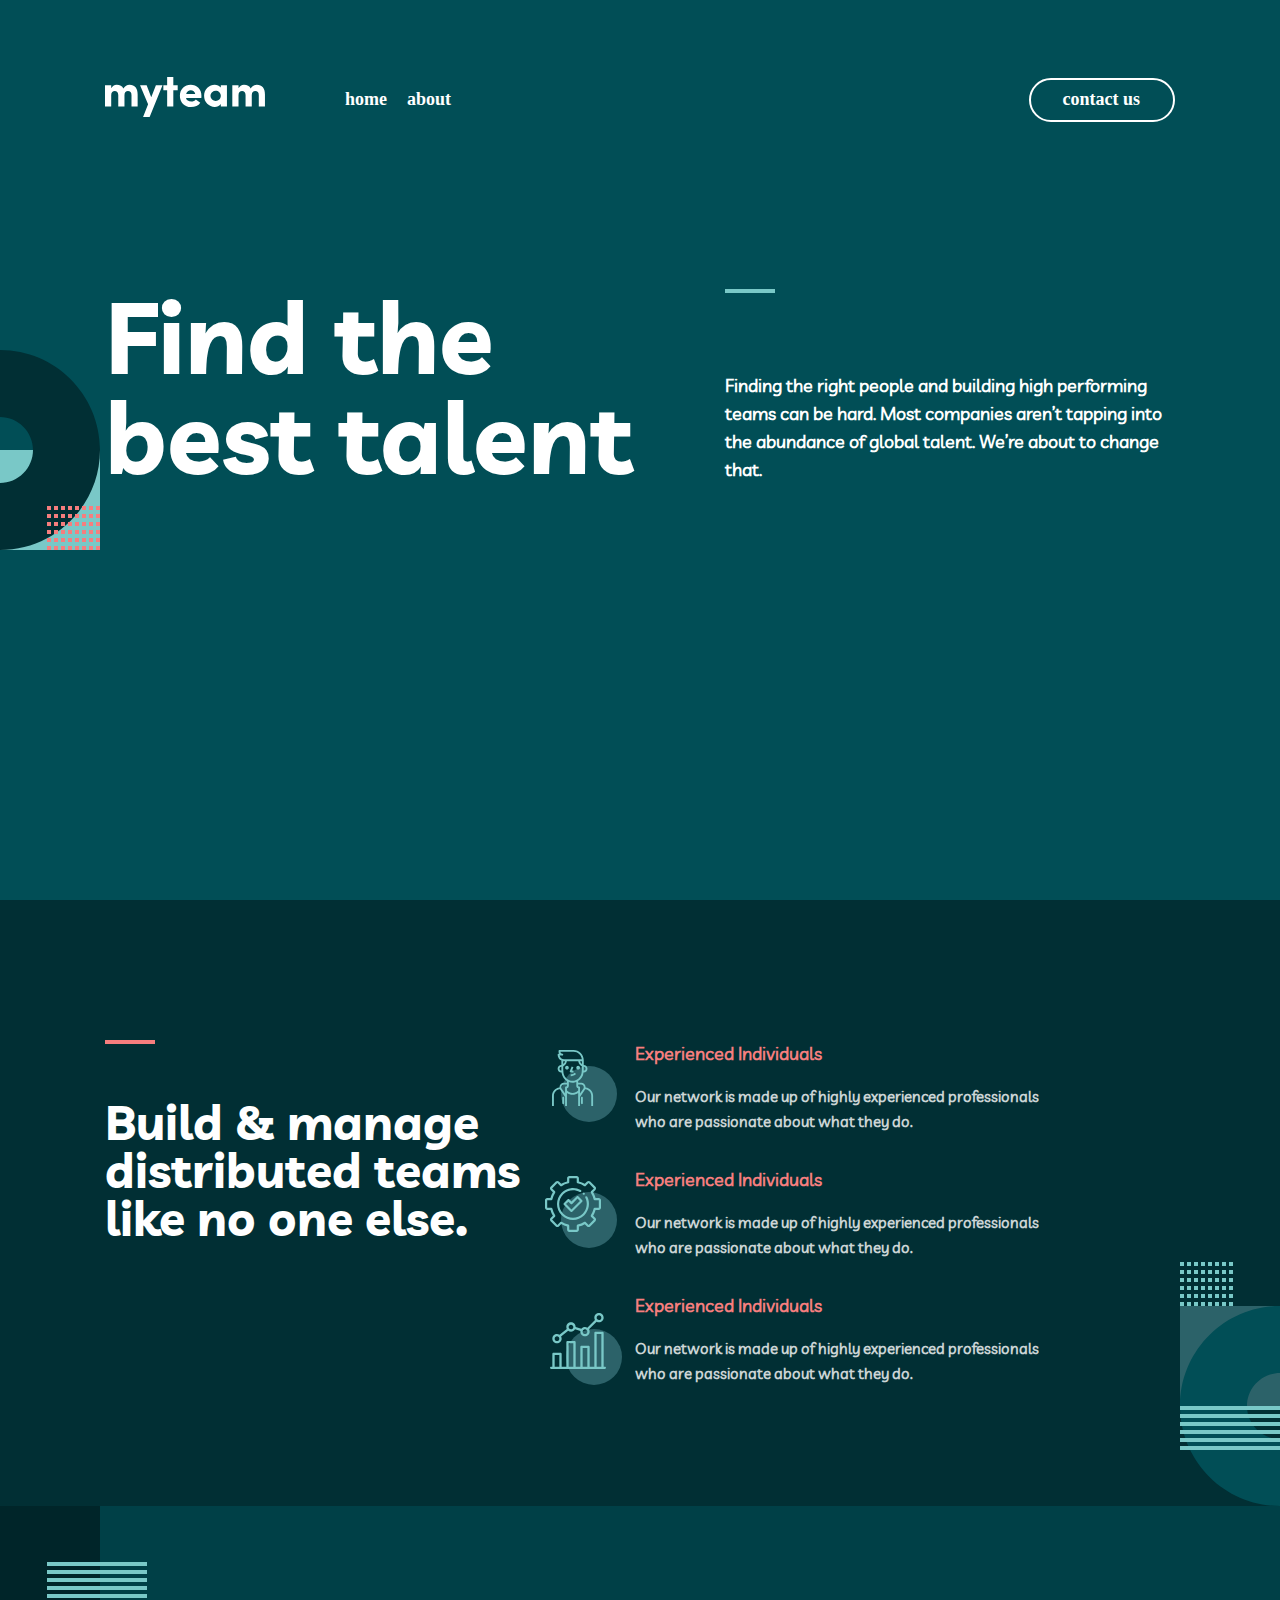
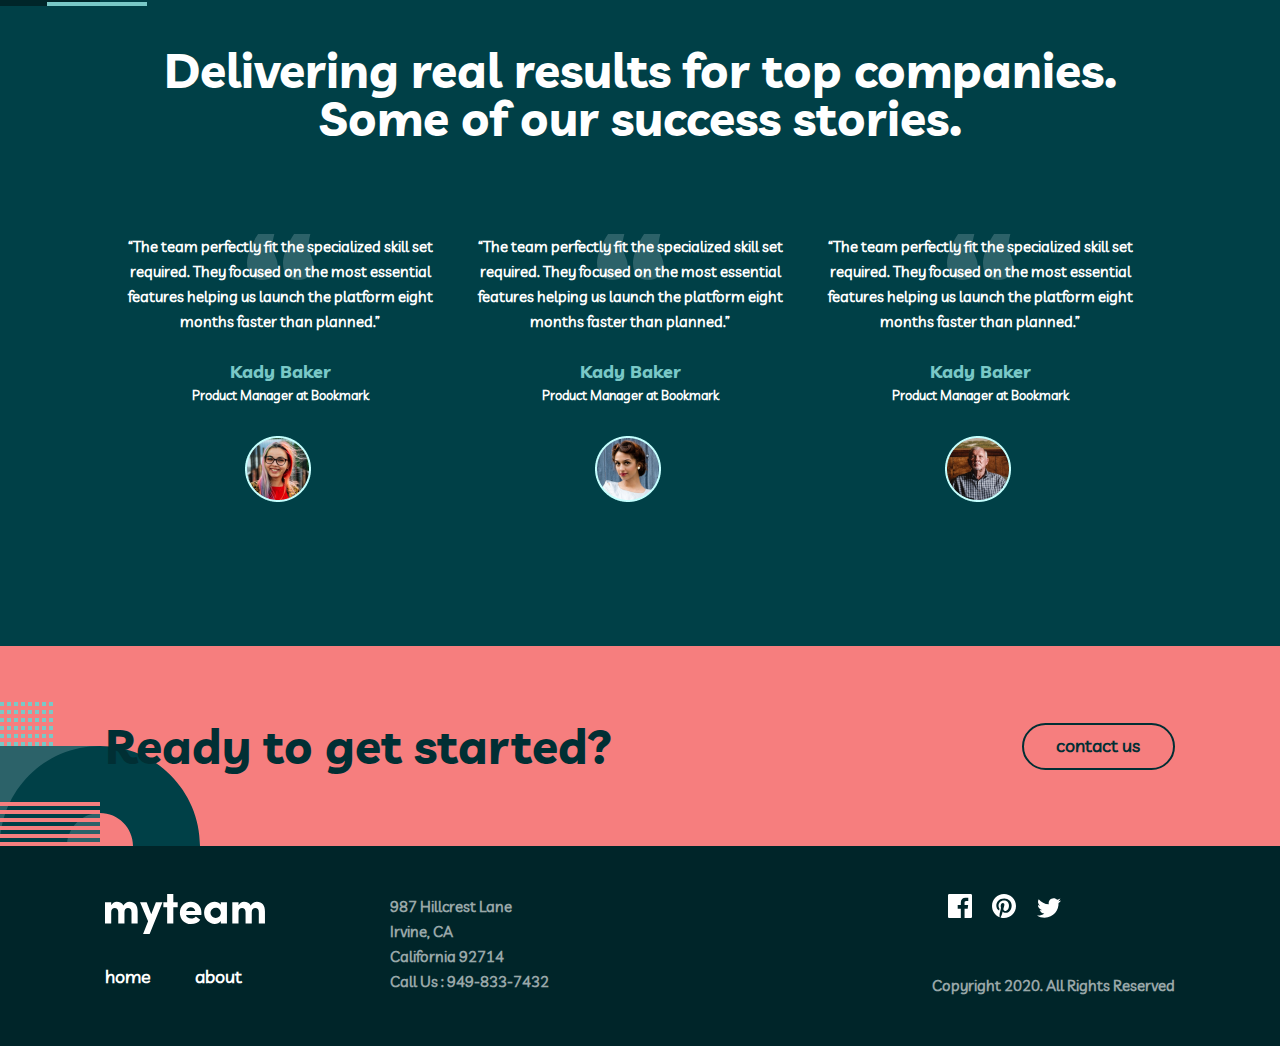
<file: index.html>
<!DOCTYPE html>
<html lang="en">

<head>
    <meta charset="UTF-8">
    <meta http-equiv="X-UA-Compatible" content="IE=edge">
    <meta name="viewport" content="width=device-width, initial-scale=1.0">
    <link rel="stylesheet" href="./style/main.css">
    <link rel="stylesheet" href="./fonts/transfonter.org-20211229-094654/stylesheet.css">
    <title>MYTEAM</title>
</head>

<body>
    <header class="header">
        <div class="header_section1 container">
            <div class="header_section1_logo">
                <a href="#"><img src="./images/myteam-logo.svg" alt="logo"></a>
                <ul class="header_section1_list">
                    <li class="header_section1_list_item"><a href="#">home</a></li>
                    <li class="header_section1_list_item"><a href="./About/index2.html">about</a></li>
                </ul>
            </div>
            <div class="header_section1-right">
                <a href="./Contact/index3.html">contact us</a>
            </div>
        </div>
        <div class="header_section2 container">
            <div class="header_section2_left">
                <h1 class="header_section2_left_title">Find the <br> best talent</h1>
            </div>
            <div class="header_section2_right">
                <hr class="header_section2_right_line">
                <p class="header_section2_right_text">Finding the right people and building high performing teams can be
                    hard. Most companies aren’t tapping into the abundance of global talent. We’re about to change that.
                </p>
            </div>
        </div>
    </header>
    <main class="main">
        <section class="main_section1 ">
            <div class="main_section1_container container">
                <div class="main_section1_container_left">
                    <hr class="main_section1_container_left_line">
                    <h1 class="main_section1_container_left_title">Build & manage distributed teams like no one else.
                    </h1>
                </div>
                <ul class="main_section1_container_right">
                    <li class="main_section1_container_right_list">
                        <a class="main_section1_container_right_list_link" href="#">
                            <h4 class="main_section1_container_right_list_link_title">Experienced Individuals</h4>
                            <h4 class="main_section1_container_right_list_link_text">Our network is made up of highly
                                experienced professionals who are passionate about what they do.</h4>
                        </a>
                    </li>
                    <li class="main_section1_container_right_list2">
                        <a class="main_section1_container_right_list2_link" href="#">
                            <h4 class="main_section1_container_right_list2_link_title">Experienced Individuals</h4>
                            <h4 class="main_section1_container_right_list2_link_text">Our network is made up of highly
                                experienced professionals who are passionate about what they do.</h4>
                        </a>
                    </li>
                    <li class="main_section1_container_right_list3">
                        <a class="main_section1_container_right_list3_link" href="#">
                            <h4 class="main_section1_container_right_list3_link_title">Experienced Individuals</h4>
                            <h4 class="main_section1_container_right_list3_link_text">Our network is made up of highly
                                experienced professionals who are passionate about what they do.</h4>
                        </a>
                    </li>
                </ul>
            </div>
        </section>
        <section class="main_section2">
            <div class="main_section2_container container">
                <h1 class="main_section2_container_title">Delivering real results for top companies. Some of our success
                    stories.</h1>
                <ul class="main_section2_container_list">
                    <li class="main_section2_container_list_item">
                        <p class="main_section2_container_list_item_text"> “The team perfectly fit the specialized skill
                            set required. They focused on the most essential features helping us launch the platform
                            eight months faster than planned.”</p>
                        <h5 class="main_section2_container_list_item_title1">Kady Baker</h5>
                        <h5 class="main_section2_container_list_item_title2">Product Manager at Bookmark</h5>
                        <img class="main_section2_container_list_item_img" src="./images/Oval.png" alt="oval">
                    </li>
                    <li class="main_section2_container_list_item">
                        <p class="main_section2_container_list_item_text"> “The team perfectly fit the specialized skill
                            set required. They focused on the most essential features helping us launch the platform
                            eight months faster than planned.”</p>
                        <h5 class="main_section2_container_list_item_title1">Kady Baker</h5>
                        <h5 class="main_section2_container_list_item_title2">Product Manager at Bookmark</h5>
                        <img class="main_section2_container_list_item_img" src="./images/Oval Copy 5.png" alt="oval">
                    </li>
                    <li class="main_section2_container_list_item">
                        <p class="main_section2_container_list_item_text"> “The team perfectly fit the specialized skill
                            set required. They focused on the most essential features helping us launch the platform
                            eight months faster than planned.”</p>
                        <h5 class="main_section2_container_list_item_title1">Kady Baker</h5>
                        <h5 class="main_section2_container_list_item_title2">Product Manager at Bookmark</h5>
                        <img class="main_section2_container_list_item_img" src="./images/Oval Copy 6.png" alt="oval">
                    </li>
                </ul>
            </div>
        </section>
        <section class="main_section3">
            <div class="main_section3_container container">
                <h1 class="main_section3_container_title">Ready to get started?</h1>
                <div class="main_section3_container_link"><a href="#">contact us</a></div>
            </div>
        </section>
    </main>
    <footer class="footer">
        <div class="footer_leftright container">
            <div class="footer_leftright_left">
                <div class="footer_leftright_left_logo">
                    <a href="#"><img src="./images/myteam-logo.svg" alt="logo"></a>
                    <div class="footer_leftright_left_logo_links"><a href="#">home</a>
                        <a href="#">about</a></div>
                </div>
                <div class="footer_leftright_left_text">
                    <p>987 Hillcrest Lane <br> Irvine, CA <br> California 92714 <br> Call Us : 949-833-7432</p>
                </div>
            </div>
            <div class="footer_leftright_right">
                <a href="#"><img src="./images/Path.svg" alt="facebook">
                    <img src="./images/Path (1).svg" alt="">
                    <img src="./images/Path (2).svg" alt="twich"></a>
                <div class="footer_leftright_right_text">
                    <p>Copyright 2020. All Rights Reserved</p>
                </div>
            </div>
        </div>
    </footer>
</html>
</file>
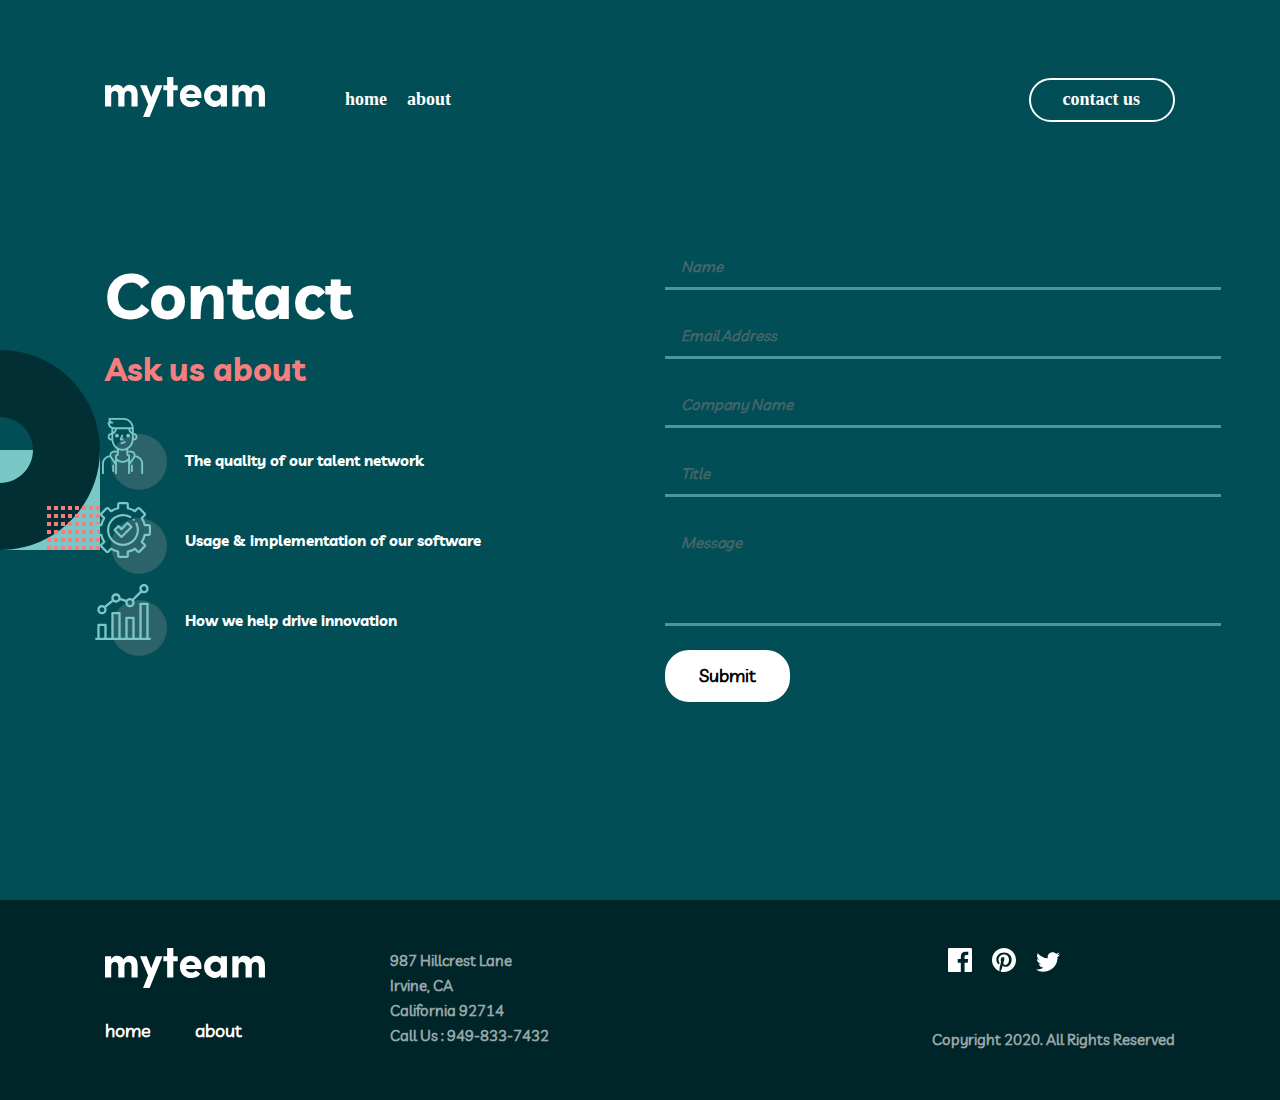
<file: Contact/index3.html>
<!DOCTYPE html>
<html lang="en">
<head>
    <meta charset="UTF-8">
    <meta http-equiv="X-UA-Compatible" content="IE=edge">
    <meta name="viewport" content="width=device-width, initial-scale=1.0">
    <link rel="stylesheet" href="./style/main.css">
    <link rel="stylesheet" href="./font/transfonter.org-20211229-094654/stylesheet.css">
    <title>Contact</title>
</head>
<body>
    <header class="header">
        <div class="header_section1 container">
            <div class="header_section1_logo">
                <a href="#"><img src="./images/myteam-logo.svg" alt="logo"></a>
                <ul class="header_section1_list">
                    <li class="header_section1_list_item"><a href="../index.html">home</a></li>
                    <li class="header_section1_list_item"><a href="../About/index2.html">about</a></li>
                </ul>
            </div>
            <div class="header_section1-right">
                <a href="#">contact us</a>
            </div>
        </div>
        <section class="section container">
            <div class="section_left">
                <h1 class="section_left_title">Contact</h1>
                <h3 class="section_left_text">Ask us about</h3>
                <ul class="section_left_list">
                    <li class="section_left_list_item"><h5>The quality of our talent network</h5></li>
                    <li class="section_left_list_item1"><h5>Usage & implementation of our software</h5></li>
                    <li class="section_left_list_item2"><h5>How we help drive innovation</h5></li>
                </ul>
            </div>
            <form class="form" action="https://echo.htmlacademy.ru/">
                <div>
                    <input class="form_name" type="name" placeholder="Name" name="Name" required>
                </div>
                <div>
                    <input class="form_email" type="email" placeholder="Email Address" name="email" required>
                </div>
                <div>
                    <input class="form_text" type="text" placeholder="Company Name" name="company name" required>
                </div>
                <div>
                    <input class="form_title" type="title" placeholder="Title" name="title" required>
                </div>
                <div>
                    <input class="form_messages" type="text" placeholder="Message" name="message" required>
                </div>
                <button class="form_button" type="submit">Submit</button>
            </form>
        </section>
    </header>
    <footer class="footer">
        <div class="footer_leftright container">
            <div class="footer_leftright_left">
                <div class="footer_leftright_left_logo">
                    <a href="#"><img src="./images/myteam-logo.svg" alt="logo"></a>
                    <div class="footer_leftright_left_logo_links"><a href="#">home</a>
                        <a href="#">about</a></div>
                </div>
                <div class="footer_leftright_left_text">
                    <p>987 Hillcrest Lane <br> Irvine, CA <br> California 92714 <br> Call Us : 949-833-7432</p>
                </div>
            </div>
            <div class="footer_leftright_right">
                <a href="#"><img src="./images/Path.svg" alt="facebook">
                    <img src="./images/Path (1).svg" alt="">
                    <img src="./images/Path (2).svg" alt="twich"></a>
                <div class="footer_leftright_right_text">
                    <p>Copyright 2020. All Rights Reserved</p>
                </div>
            </div>
        </div>
    </footer>

</body>
</html>
</file>
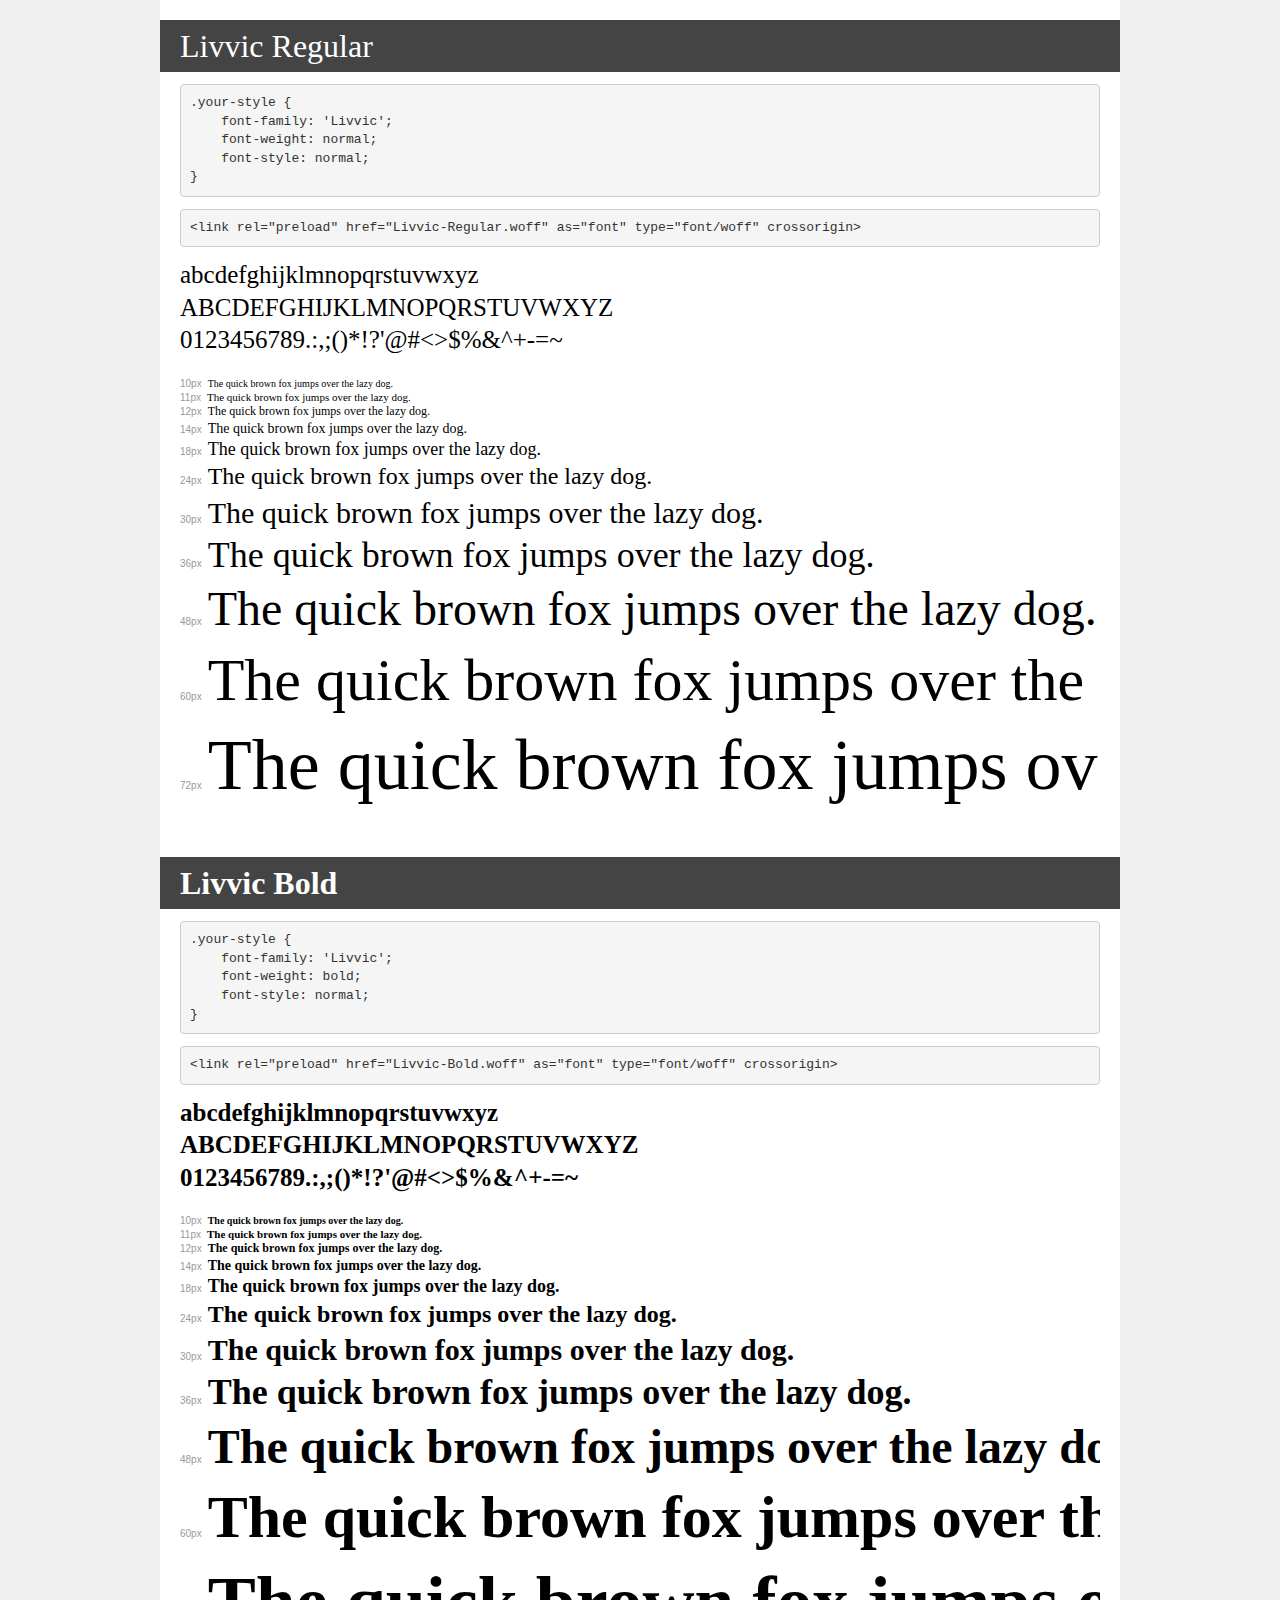
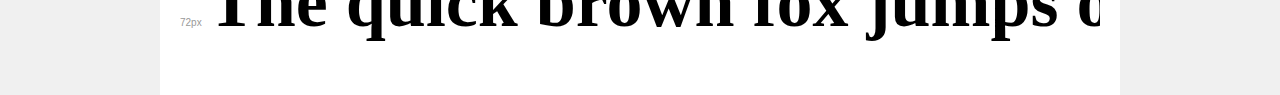
<file: fonts/transfonter.org-20211229-094654/demo.html>
<!DOCTYPE html>
<html lang="en">
<head>
    <meta charset="utf-8">
    <meta http-equiv="X-UA-Compatible" content="IE=edge">
    <meta name="viewport" content="width=device-width, initial-scale=1">
    <meta name="robots" content="noindex, noarchive">
    <meta name="format-detection" content="telephone=no">
    <title>Transfonter demo</title>
    <link href="stylesheet.css" rel="stylesheet">
    <style>
        /*
        http://meyerweb.com/eric/tools/css/reset/
        v2.0 | 20110126
        License: none (public domain)
        */
        html, body, div, span, applet, object, iframe,
        h1, h2, h3, h4, h5, h6, p, blockquote, pre,
        a, abbr, acronym, address, big, cite, code,
        del, dfn, em, img, ins, kbd, q, s, samp,
        small, strike, strong, sub, sup, tt, var,
        b, u, i, center,
        dl, dt, dd, ol, ul, li,
        fieldset, form, label, legend,
        table, caption, tbody, tfoot, thead, tr, th, td,
        article, aside, canvas, details, embed,
        figure, figcaption, footer, header, hgroup,
        menu, nav, output, ruby, section, summary,
        time, mark, audio, video {
            margin: 0;
            padding: 0;
            border: 0;
            font-size: 100%;
            font: inherit;
            vertical-align: baseline;
        }
        /* HTML5 display-role reset for older browsers */
        article, aside, details, figcaption, figure,
        footer, header, hgroup, menu, nav, section {
            display: block;
        }
        body {
            line-height: 1;
        }
        ol, ul {
            list-style: none;
        }
        blockquote, q {
            quotes: none;
        }
        blockquote:before, blockquote:after,
        q:before, q:after {
            content: '';
            content: none;
        }
        table {
            border-collapse: collapse;
            border-spacing: 0;
        }
        /* demo styles */
        body {
            background: #f0f0f0;
            color: #000;
        }
        .page {
            background: #fff;
            width: 920px;
            margin: 0 auto;
            padding: 20px 20px 0 20px;
            overflow: hidden;
        }
        .font-container {
            overflow-x: auto;
            overflow-y: hidden;
            margin-bottom: 40px;
            line-height: 1.3;
            white-space: nowrap;
            padding-bottom: 5px;
        }
        h1 {
            position: relative;
            background: #444;
            font-size: 32px;
            color: #fff;
            padding: 10px 20px;
            margin: 0 -20px 12px -20px;
        }
        .letters {
            font-size: 25px;
            margin-bottom: 20px;
        }
        .s10:before {
            content: '10px';
        }
        .s11:before {
            content: '11px';
        }
        .s12:before {
            content: '12px';
        }
        .s14:before {
            content: '14px';
        }
        .s18:before {
            content: '18px';
        }
        .s24:before {
            content: '24px';
        }
        .s30:before {
            content: '30px';
        }
        .s36:before {
            content: '36px';
        }
        .s48:before {
            content: '48px';
        }
        .s60:before {
            content: '60px';
        }
        .s72:before {
            content: '72px';
        }
        .s10:before, .s11:before, .s12:before, .s14:before,
        .s18:before, .s24:before, .s30:before, .s36:before,
        .s48:before, .s60:before, .s72:before {
            font-family: Arial, sans-serif;
            font-size: 10px;
            font-weight: normal;
            font-style: normal;
            color: #999;
            padding-right: 6px;
        }
        pre {
            display: block;
            padding: 9px;
            margin: 0 0 12px;
            font-family: Monaco, Menlo, Consolas, "Courier New", monospace;
            font-size: 13px;
            line-height: 1.428571429;
            color: #333;
            font-weight: normal;
            font-style: normal;
            background-color: #f5f5f5;
            border: 1px solid #ccc;
            overflow-x: auto;
            border-radius: 4px;
        }
        /* responsive */
        @media (max-width: 959px) {
            .page {
                width: auto;
                margin: 0;
            }
        }
    </style>
</head>
<body>
<div class="page">
    <div class="demo">
        <h1 style="font-family: 'Livvic'; font-weight: normal; font-style: normal;">Livvic Regular</h1>
        <pre title="Usage">.your-style {
    font-family: 'Livvic';
    font-weight: normal;
    font-style: normal;
}</pre>
        <pre title="Preload (optional)">
&lt;link rel=&quot;preload&quot; href=&quot;Livvic-Regular.woff&quot; as=&quot;font&quot; type=&quot;font/woff&quot; crossorigin&gt;</pre>
        <div class="font-container" style="font-family: 'Livvic'; font-weight: normal; font-style: normal;">
            <p class="letters">
                abcdefghijklmnopqrstuvwxyz<br>
ABCDEFGHIJKLMNOPQRSTUVWXYZ<br>
                0123456789.:,;()*!?'@#&lt;&gt;$%&^+-=~
            </p>
            <p class="s10" style="font-size: 10px;">The quick brown fox jumps over the lazy dog.</p>
            <p class="s11" style="font-size: 11px;">The quick brown fox jumps over the lazy dog.</p>
            <p class="s12" style="font-size: 12px;">The quick brown fox jumps over the lazy dog.</p>
            <p class="s14" style="font-size: 14px;">The quick brown fox jumps over the lazy dog.</p>
            <p class="s18" style="font-size: 18px;">The quick brown fox jumps over the lazy dog.</p>
            <p class="s24" style="font-size: 24px;">The quick brown fox jumps over the lazy dog.</p>
            <p class="s30" style="font-size: 30px;">The quick brown fox jumps over the lazy dog.</p>
            <p class="s36" style="font-size: 36px;">The quick brown fox jumps over the lazy dog.</p>
            <p class="s48" style="font-size: 48px;">The quick brown fox jumps over the lazy dog.</p>
            <p class="s60" style="font-size: 60px;">The quick brown fox jumps over the lazy dog.</p>
            <p class="s72" style="font-size: 72px;">The quick brown fox jumps over the lazy dog.</p>
        </div>
    </div>

    <div class="demo">
        <h1 style="font-family: 'Livvic'; font-weight: bold; font-style: normal;">Livvic Bold</h1>
        <pre title="Usage">.your-style {
    font-family: 'Livvic';
    font-weight: bold;
    font-style: normal;
}</pre>
        <pre title="Preload (optional)">
&lt;link rel=&quot;preload&quot; href=&quot;Livvic-Bold.woff&quot; as=&quot;font&quot; type=&quot;font/woff&quot; crossorigin&gt;</pre>
        <div class="font-container" style="font-family: 'Livvic'; font-weight: bold; font-style: normal;">
            <p class="letters">
                abcdefghijklmnopqrstuvwxyz<br>
ABCDEFGHIJKLMNOPQRSTUVWXYZ<br>
                0123456789.:,;()*!?'@#&lt;&gt;$%&^+-=~
            </p>
            <p class="s10" style="font-size: 10px;">The quick brown fox jumps over the lazy dog.</p>
            <p class="s11" style="font-size: 11px;">The quick brown fox jumps over the lazy dog.</p>
            <p class="s12" style="font-size: 12px;">The quick brown fox jumps over the lazy dog.</p>
            <p class="s14" style="font-size: 14px;">The quick brown fox jumps over the lazy dog.</p>
            <p class="s18" style="font-size: 18px;">The quick brown fox jumps over the lazy dog.</p>
            <p class="s24" style="font-size: 24px;">The quick brown fox jumps over the lazy dog.</p>
            <p class="s30" style="font-size: 30px;">The quick brown fox jumps over the lazy dog.</p>
            <p class="s36" style="font-size: 36px;">The quick brown fox jumps over the lazy dog.</p>
            <p class="s48" style="font-size: 48px;">The quick brown fox jumps over the lazy dog.</p>
            <p class="s60" style="font-size: 60px;">The quick brown fox jumps over the lazy dog.</p>
            <p class="s72" style="font-size: 72px;">The quick brown fox jumps over the lazy dog.</p>
        </div>
    </div>

</div>
</body>
</html>
</file>
<file: style/main.css>
@charset "UTF-8";
.main_section2 {
  background: #004047;
  padding-top: 140px;
  padding-bottom: 140px;
  background-image: url("../images/Group 8 Copy.svg");
  background-repeat: no-repeat;
}

.main_section2_container_title {
  font-family: Livvic Bold;
  font-style: normal;
  font-weight: bold;
  font-size: 48px;
  line-height: 48px;
  text-align: center;
  color: #fff;
}

@media only screen and (max-width: 1040px) {
  .main_section2_container_title {
    font-size: 32px;
    line-height: 32px;
    width: 450px;
    margin: 0 auto;
  }
}

@media only screen and (max-width: 573px) {
  .main_section2_container_title {
    width: 327px;
  }
}

.main_section2_container_list {
  list-style-type: none;
  display: -webkit-box;
  display: -ms-flexbox;
  display: flex;
}

.main_section2_container_list_item {
  margin-top: 92px;
  width: 350px;
  background-image: url("../images/“.svg");
  background-repeat: no-repeat;
  background-position: center -10px;
}

.main_section2_container_list_item_text {
  font-family: Livvic Regular;
  font-style: normal;
  font-weight: 600;
  font-size: 15px;
  line-height: 25px;
  text-align: center;
  color: #FFFFFF;
  position: relative;
}

.main_section2_container_list_item_title1 {
  font-family: Livvic Bold;
  font-style: normal;
  font-weight: bold;
  font-size: 18px;
  line-height: 28px;
  text-align: center;
  color: #79C8C7;
  margin-top: 24px;
}

.main_section2_container_list_item_title2 {
  font-family: Livvic Regular;
  font-size: 13px;
  line-height: 18px;
  text-align: center;
  color: #FFFFFF;
  margin-bottom: 32px;
}

.main_section2_container_list_item_img {
  padding-left: 40%;
}

@media only screen and (max-width: 1040px) {
  .main_section2_container_list_item {
    margin: 0 auto;
    margin-top: 84px;
  }
}

@media only screen and (max-width: 1040px) {
  .main_section2_container_list {
    display: block;
  }
}

.main_section3 {
  background: #F67E7E;
  padding: 76px 0;
  background-image: url("../images/footer-img.svg");
  background-repeat: no-repeat;
  background-position: left bottom;
}

@media only screen and (max-width: 573px) {
  .main_section3 {
    padding: 150px 0;
  }
}

.main_section3_container {
  display: -webkit-box;
  display: -ms-flexbox;
  display: flex;
  -webkit-box-align: center;
      -ms-flex-align: center;
          align-items: center;
  -webkit-box-pack: justify;
      -ms-flex-pack: justify;
          justify-content: space-between;
}

.main_section3_container_title {
  font-family: Livvic Bold;
  font-style: normal;
  font-weight: bold;
  font-size: 48px;
  line-height: 48px;
  color: #012F34;
}

@media only screen and (max-width: 573px) {
  .main_section3_container_title {
    text-align: center;
    margin-bottom: 32px;
  }
}

.main_section3_container_link a {
  text-decoration: none;
  font-family: Livvic Regular;
  font-style: normal;
  font-weight: 600;
  font-size: 18px;
  line-height: 28px;
  color: #012F34;
  border: 2px solid #012F34;
  -webkit-box-sizing: border-box;
          box-sizing: border-box;
  border-radius: 24px;
  padding: 9px 33px 11px 32px;
}

@media only screen and (max-width: 573px) {
  .main_section3_container_link a {
    margin: 25%;
  }
}

@media only screen and (max-width: 573px) {
  .main_section3_container {
    display: block;
  }
}

.footer {
  background: #002529;
  padding-top: 48px;
  padding-bottom: 48px;
}

.footer_leftright {
  display: -webkit-box;
  display: -ms-flexbox;
  display: flex;
  -webkit-box-pack: justify;
      -ms-flex-pack: justify;
          justify-content: space-between;
}

.footer_leftright_left {
  display: -webkit-box;
  display: -ms-flexbox;
  display: flex;
}

@media only screen and (max-width: 573px) {
  .footer_leftright_left_logo {
    text-align: center;
  }
}

.footer_leftright_left_logo_links {
  margin-top: 25px;
}

@media only screen and (max-width: 573px) {
  .footer_leftright_left_logo_links {
    margin-top: 10px;
  }
}

.footer_leftright_left_logo_links a {
  text-decoration: none;
  font-family: Livvic Regular;
  font-style: normal;
  font-weight: 600;
  font-size: 18px;
  line-height: 28px;
  color: #FFFFFF;
}

.footer_leftright_left_logo_links a:nth-child(2) {
  margin-left: 40px;
}

.footer_leftright_left_text {
  font-family: Livvic Regular;
  font-style: normal;
  font-weight: 600;
  font-size: 15px;
  line-height: 25px;
  color: #FFFFFF;
  mix-blend-mode: normal;
  opacity: 0.6;
  margin-left: 125px;
}

@media only screen and (max-width: 573px) {
  .footer_leftright_left_text {
    text-align: center;
    margin-left: 2px;
    margin-top: 24px;
    margin-bottom: 24px;
  }
}

@media only screen and (max-width: 573px) {
  .footer_leftright_left {
    display: block;
  }
}

.footer_leftright_right img {
  margin-left: 16px;
}

.footer_leftright_right a {
  text-decoration: none;
}

@media only screen and (max-width: 573px) {
  .footer_leftright_right a {
    padding-left: 30%;
  }
}

.footer_leftright_right_text {
  font-family: Livvic Regular;
  font-style: normal;
  font-weight: 600;
  font-size: 15px;
  line-height: 25px;
  text-align: right;
  color: #FFFFFF;
  mix-blend-mode: normal;
  opacity: 0.6;
  margin-top: 51px;
}

@media only screen and (max-width: 573px) {
  .footer_leftright_right_text {
    text-align: center;
    margin-left: 2px;
    margin-top: 24px;
    margin-bottom: 24px;
  }
}

@media only screen and (max-width: 573px) {
  .footer_leftright {
    display: block;
  }
}

body {
  font-family: Livvic , sans-serif;
}

* {
  margin: 0;
  padding: 0;
}

.container {
  width: 1100px;
  margin: 0 auto;
  padding: 0 15px;
  -webkit-box-sizing: border-box;
          box-sizing: border-box;
}

@media only screen and (max-width: 1040px) {
  .container {
    width: 100%;
  }
}

@media only screen and (max-width: 573px) {
  .container {
    width: 100%;
  }
}

.header {
  background: #014E56;
  height: 100vh;
  -webkit-box-sizing: border-box;
          box-sizing: border-box;
  overflow: hidden;
  background-image: url("../images/Group8.svg");
  background-repeat: no-repeat;
  background-position: left center;
}

@media only screen and (max-width: 573px) {
  .header {
    background-image: url("../images/Group_7_fon.svg");
  }
}

.header_section1 {
  display: -webkit-box;
  display: -ms-flexbox;
  display: flex;
  -webkit-box-pack: justify;
      -ms-flex-pack: justify;
          justify-content: space-between;
  -webkit-box-align: center;
      -ms-flex-align: center;
          align-items: center;
  padding-top: 77px;
}

.header_section1_logo {
  display: -webkit-box;
  display: -ms-flexbox;
  display: flex;
  -webkit-box-pack: justify;
      -ms-flex-pack: justify;
          justify-content: space-between;
  -webkit-box-align: center;
      -ms-flex-align: center;
          align-items: center;
}

.header_section1_list {
  list-style-type: none;
  display: -webkit-box;
  display: -ms-flexbox;
  display: flex;
  margin-left: 60px;
}

.header_section1_list_item {
  margin-left: 20px;
}

@media only screen and (max-width: 573px) {
  .header_section1_list_item {
    display: none;
  }
}

.header_section1_list_item a {
  font-family: Livvic Regular;
  text-decoration: none;
  font-family: Livvic;
  font-style: normal;
  font-weight: 600;
  font-size: 18px;
  line-height: 28px;
  color: #FFFFFF;
}

@media only screen and (max-width: 1040px) {
  .header_section1 {
    display: -webkit-box;
    display: -ms-flexbox;
    display: flex;
    -webkit-box-pack: justify;
        -ms-flex-pack: justify;
            justify-content: space-between;
    width: 100%;
  }
}

.header_section1-right a {
  font-family: livvic Regular;
  text-decoration: none;
  text-decoration: none;
  font-family: Livvic;
  font-style: normal;
  font-weight: 600;
  font-size: 18px;
  line-height: 28px;
  color: #FFFFFF;
  border: 2px solid #FFFFFF;
  -webkit-box-sizing: border-box;
          box-sizing: border-box;
  border-radius: 24px;
  padding: 9px 33px 11px 32px;
}

@media only screen and (max-width: 573px) {
  .header_section1-right a {
    display: none;
  }
}

.header_section2 {
  display: -webkit-box;
  display: -ms-flexbox;
  display: flex;
  -webkit-box-pack: justify;
      -ms-flex-pack: justify;
          justify-content: space-between;
  margin-top: 165px;
  -webkit-box-align: center;
      -ms-flex-align: center;
          align-items: center;
}

.header_section2_left_title {
  font-family: Livvic Bold;
  font-style: normal;
  font-weight: bold;
  font-size: 100px;
  line-height: 100px;
  color: #FFFFFF;
}

@media only screen and (max-width: 1040px) {
  .header_section2_left_title {
    font-size: 40px;
    line-height: 40px;
  }
}

.header_section2_right_line {
  width: 50px;
  height: 4px;
  background: #79C8C7;
  border: none;
}

@media only screen and (max-width: 1040px) {
  .header_section2_right_line {
    display: none;
  }
}

.header_section2_right_text {
  font-family: Livvic Regular;
  font-style: normal;
  font-weight: 600;
  font-size: 18px;
  line-height: 28px;
  color: #FFFFFF;
  width: 450px;
  margin-top: 79px;
}

@media only screen and (max-width: 1040px) {
  .header_section2_right_text {
    margin: 0 auto;
    width: 500px;
    margin-top: 24px;
  }
}

@media only screen and (max-width: 573px) {
  .header_section2_right_text {
    font-size: 15px;
    line-height: 28px;
    width: 327px;
  }
}

@media only screen and (max-width: 1040px) {
  .header_section2 {
    display: block;
    width: 100%;
    text-align: center;
  }
}

@media only screen and (max-width: 1040px) {
  .header {
    background-position: left bottom;
    height: 100%;
    padding-bottom: 256px;
  }
}

.main_section1 {
  background: #012F34;
  padding-top: 140px;
  padding-bottom: 120px;
  background-image: url("../images/Group 9.svg");
  background-repeat: no-repeat;
  background-position: bottom right;
}

@media only screen and (max-width: 573px) {
  .main_section1 {
    background-position: right top;
  }
}

.main_section1_container {
  display: -webkit-box;
  display: -ms-flexbox;
  display: flex;
  -webkit-box-pack: justify;
      -ms-flex-pack: justify;
          justify-content: space-between;
}

@media only screen and (max-width: 1040px) {
  .main_section1_container {
    display: block;
  }
}

.main_section1_container_left_line {
  background: #F67E7E;
  width: 50px;
  height: 4px;
  border: none;
}

@media only screen and (max-width: 1040px) {
  .main_section1_container_left_line {
    margin-left: 100px;
    margin-bottom: 32px;
  }
}

@media only screen and (max-width: 573px) {
  .main_section1_container_left_line {
    margin-left: 0;
  }
}

.main_section1_container_left_title {
  font-family: Livvic Bold;
  font-style: normal;
  font-weight: bold;
  font-size: 48px;
  line-height: 48px;
  width: 445px;
  margin-top: 54px;
  color: #FFFFFF;
}

@media only screen and (max-width: 1040px) {
  .main_section1_container_left_title {
    width: 80%;
    margin: 0 auto;
  }
}

@media only screen and (max-width: 573px) {
  .main_section1_container_left_title {
    margin-left: 0;
  }
}

.main_section1_container_right {
  list-style: none;
}

.main_section1_container_right_list {
  position: relative;
  margin-bottom: 32px;
  width: 540px;
}

.main_section1_container_right_list_link {
  text-decoration: none;
}

.main_section1_container_right_list_link_title {
  font-family: Livvic Regular;
  font-style: normal;
  font-weight: bold;
  font-size: 18px;
  line-height: 28px;
  color: #F67E7E;
}

@media only screen and (max-width: 573px) {
  .main_section1_container_right_list_link_title {
    text-align: center;
  }
}

.main_section1_container_right_list_link_text {
  font-family: Livvic Regular;
  font-style: normal;
  font-weight: 600;
  font-size: 15px;
  line-height: 25px;
  color: #FFFFFF;
  mix-blend-mode: normal;
  opacity: 0.8;
  margin-top: 16px;
  width: 425px;
}

@media only screen and (max-width: 573px) {
  .main_section1_container_right_list_link_text {
    width: 327px;
    margin: 0 auto;
    text-align: center;
    margin-top: 10px;
  }
}

.main_section1_container_right_list_link::before {
  content: '';
  position: absolute;
  background-image: url("../images/Group 11.svg");
  width: 72px;
  height: 72px;
  left: -90px;
  top: 10px;
}

@media only screen and (max-width: 573px) {
  .main_section1_container_right_list_link::before {
    left: 35%;
    top: -70%;
  }
}

@media only screen and (max-width: 1040px) {
  .main_section1_container_right_list {
    margin: 0 auto;
    width: 65%;
    margin-top: 64px;
  }
}

@media only screen and (max-width: 573px) {
  .main_section1_container_right_list {
    width: 327px;
    margin-top: 150px;
  }
}

.main_section1_container_right_list2 {
  position: relative;
}

.main_section1_container_right_list2_link {
  text-decoration: none;
}

.main_section1_container_right_list2_link_title {
  font-family: Livvic Regular;
  font-style: normal;
  font-weight: bold;
  font-size: 18px;
  line-height: 28px;
  color: #F67E7E;
}

@media only screen and (max-width: 573px) {
  .main_section1_container_right_list2_link_title {
    text-align: center;
  }
}

.main_section1_container_right_list2_link_text {
  font-family: Livvic Regular;
  font-style: normal;
  font-weight: 600;
  font-size: 15px;
  line-height: 25px;
  color: #FFFFFF;
  mix-blend-mode: normal;
  opacity: 0.8;
  margin-top: 16px;
  width: 425px;
}

@media only screen and (max-width: 573px) {
  .main_section1_container_right_list2_link_text {
    width: 327px;
    margin: 0 auto;
    text-align: center;
    margin-top: 10px;
  }
}

.main_section1_container_right_list2::before {
  content: '';
  position: absolute;
  width: 72px;
  height: 72px;
  background-image: url("../images/Group 12.svg");
  left: -90px;
  top: 10px;
}

@media only screen and (max-width: 573px) {
  .main_section1_container_right_list2::before {
    left: 35%;
    top: -70%;
  }
}

@media only screen and (max-width: 1040px) {
  .main_section1_container_right_list2 {
    margin: 0 auto;
    width: 65%;
    margin-top: 64px;
  }
}

@media only screen and (max-width: 573px) {
  .main_section1_container_right_list2 {
    width: 327px;
    margin-top: 150px;
  }
}

.main_section1_container_right_list3 {
  margin-top: 32px;
  position: relative;
}

.main_section1_container_right_list3_link {
  text-decoration: none;
}

.main_section1_container_right_list3_link_title {
  font-family: Livvic Regular;
  font-style: normal;
  font-weight: bold;
  font-size: 18px;
  line-height: 28px;
  color: #F67E7E;
}

@media only screen and (max-width: 573px) {
  .main_section1_container_right_list3_link_title {
    text-align: center;
  }
}

.main_section1_container_right_list3_link_text {
  font-family: Livvic Regular;
  font-style: normal;
  font-weight: 600;
  font-size: 15px;
  line-height: 25px;
  color: #FFFFFF;
  mix-blend-mode: normal;
  opacity: 0.8;
  margin-top: 16px;
  width: 425px;
}

@media only screen and (max-width: 573px) {
  .main_section1_container_right_list3_link_text {
    width: 327px;
    margin: 0 auto;
    text-align: center;
    margin-top: 10px;
  }
}

.main_section1_container_right_list3_link::before {
  content: '';
  position: absolute;
  background-image: url("../images/Group 13.svg");
  width: 72px;
  height: 72px;
  left: -85px;
  bottom: 1px;
}

@media only screen and (max-width: 573px) {
  .main_section1_container_right_list3_link::before {
    left: 35%;
    top: -70%;
  }
}

@media only screen and (max-width: 1040px) {
  .main_section1_container_right_list3 {
    margin: 0 auto;
    width: 65%;
    margin-top: 64px;
  }
}

@media only screen and (max-width: 573px) {
  .main_section1_container_right_list3 {
    width: 327px;
    margin-top: 150px;
  }
}
/*# sourceMappingURL=main.css.map */
</file>
<file: fonts/transfonter.org-20211229-094654/stylesheet.css>
@font-face {
    font-family: 'Livvic Regular';
    src: url('./Livvic-Regular.eot');
    src: url('./Livvic-Regular.eot?#iefix') format('embedded-opentype'),
        url('./Livvic-Regular.woff') format('woff'),
        url('./Livvic-Regular.ttf') format('truetype');
    font-weight: normal;
    font-style: normal;
    font-display: swap;
}

@font-face {
    font-family: 'Livvic Bold';
    src: url('./Livvic-Bold.eot');
    src: url('./Livvic-Bold.eot?#iefix') format('embedded-opentype'),
        url('./Livvic-Bold.woff') format('woff'),
        url('./Livvic-Bold.ttf') format('truetype');
    font-weight: bold;
    font-style: normal;
    font-display: swap;
}
</file>
<file: Contact/style/main.css>
.section {
  margin-top: 124px !important;
  display: -webkit-box;
  display: -ms-flexbox;
  display: flex;
  -webkit-box-pack: justify;
      -ms-flex-pack: justify;
          justify-content: space-between;
}

@media only screen and (max-width: 1040px) {
  .section {
    display: block;
  }
}

.section_left_title {
  font-family: Livvic Bold;
  font-style: normal;
  font-weight: bold;
  font-size: 64px;
  line-height: 100px;
  color: #FFFFFF;
}

@media only screen and (max-width: 1040px) {
  .section_left_title {
    text-align: center;
  }
}

@media only screen and (max-width: 573px) {
  .section_left_title {
    font-size: 40px;
    line-height: 40px;
  }
}

.section_left_text {
  font-family: Livvic Bold;
  font-style: normal;
  font-weight: bold;
  font-size: 32px;
  line-height: 48px;
  color: #F67E7E;
}

@media only screen and (max-width: 1040px) {
  .section_left_text {
    text-align: center;
  }
}

.section_left_list {
  list-style-type: none;
  margin-top: 54px;
  padding-left: 80px;
}

.section_left_list_item {
  font-family: Livvic Bold;
  font-style: normal;
  font-weight: bold;
  font-size: 18px;
  line-height: 28px;
  color: #FFFFFF;
  position: relative;
  width: 480px;
}

.section_left_list_item::before {
  content: '';
  position: absolute;
  width: 72px;
  height: 72px;
  background-image: url("../images/Group 11.svg");
  left: -90px;
  top: -29px;
}

@media only screen and (max-width: 1040px) {
  .section_left_list_item {
    margin: 0 auto;
  }
}

@media only screen and (max-width: 573px) {
  .section_left_list_item {
    width: 273px;
  }
}

.section_left_list_item1 {
  font-family: Livvic Bold;
  font-style: normal;
  font-weight: bold;
  font-size: 18px;
  line-height: 28px;
  color: #FFFFFF;
  margin: 52px 0;
  position: relative;
  width: 480px;
}

.section_left_list_item1::before {
  content: '';
  position: absolute;
  width: 72px;
  height: 72px;
  background-image: url("../images/Group 12.svg");
  left: -90px;
  top: -25px;
}

@media only screen and (max-width: 1040px) {
  .section_left_list_item1 {
    margin: 0 auto;
    margin-top: 52px;
    margin-bottom: 52px;
  }
}

@media only screen and (max-width: 573px) {
  .section_left_list_item1 {
    width: 273px;
  }
}

.section_left_list_item2 {
  font-family: Livvic Bold;
  font-style: normal;
  font-weight: bold;
  font-size: 18px;
  line-height: 28px;
  color: #FFFFFF;
  position: relative;
  width: 480px;
}

.section_left_list_item2::before {
  content: '';
  position: absolute;
  width: 72px;
  height: 72px;
  background-image: url("../images/Group 13.svg");
  left: -90px;
  top: -23px;
}

@media only screen and (max-width: 1040px) {
  .section_left_list_item2 {
    margin: 0 auto;
  }
}

@media only screen and (max-width: 573px) {
  .section_left_list_item2 {
    width: 273px;
  }
}

.form {
  width: 540px;
}

@media only screen and (max-width: 1040px) {
  .form {
    margin: 0 auto;
    margin-top: 80px;
  }
}

@media only screen and (max-width: 573px) {
  .form {
    width: 100%;
  }
}

.form_name {
  font-family: Livvic Regular;
  font-style: italic;
  font-weight: 600;
  font-size: 15px;
  line-height: 25px;
  letter-spacing: -0.115385px;
  color: #FFFFFF;
  mix-blend-mode: normal;
  background: #014E56;
  opacity: 0.6;
  border-left: none;
  border-top: none;
  border-right: none;
  border-bottom: solid  #79C8C7;
  width: 540px;
  height: 42px;
  padding-left: 16px;
}

@media only screen and (max-width: 573px) {
  .form_name {
    width: 100%;
  }
}

.form_email {
  font-family: Livvic Regular;
  font-style: italic;
  font-weight: 600;
  font-size: 15px;
  line-height: 25px;
  letter-spacing: -0.115385px;
  color: #FFFFFF;
  mix-blend-mode: normal;
  background: #014E56;
  opacity: 0.6;
  border-left: none;
  border-top: none;
  border-right: none;
  border-bottom: solid  #79C8C7;
  width: 540px;
  height: 42px;
  padding-left: 16px;
  margin-top: 24px;
}

@media only screen and (max-width: 573px) {
  .form_email {
    width: 100%;
  }
}

.form_text {
  font-family: Livvic Regular;
  font-style: italic;
  font-weight: 600;
  font-size: 15px;
  line-height: 25px;
  letter-spacing: -0.115385px;
  color: #FFFFFF;
  mix-blend-mode: normal;
  background: #014E56;
  opacity: 0.6;
  border-left: none;
  border-top: none;
  border-right: none;
  border-bottom: solid  #79C8C7;
  width: 540px;
  height: 42px;
  padding-left: 16px;
  margin-top: 24px;
}

@media only screen and (max-width: 573px) {
  .form_text {
    width: 100%;
  }
}

.form_title {
  font-family: Livvic Regular;
  font-style: italic;
  font-weight: 600;
  font-size: 15px;
  line-height: 25px;
  letter-spacing: -0.115385px;
  color: #FFFFFF;
  mix-blend-mode: normal;
  background: #014E56;
  opacity: 0.6;
  border-left: none;
  border-top: none;
  border-right: none;
  border-bottom: solid  #79C8C7;
  width: 540px;
  height: 42px;
  padding-left: 16px;
  margin-top: 24px;
}

@media only screen and (max-width: 573px) {
  .form_title {
    width: 100%;
  }
}

.form_messages {
  font-family: Livvic Regular;
  font-style: italic;
  font-weight: 600;
  font-size: 15px;
  line-height: 25px;
  letter-spacing: -0.115385px;
  color: #FFFFFF;
  mix-blend-mode: normal;
  background: #014E56;
  opacity: 0.6;
  border-left: none;
  border-top: none;
  border-right: none;
  border-bottom: solid  #79C8C7;
  width: 540px;
  height: 42px;
  padding-left: 16px;
  margin-top: 24px;
  padding-bottom: 60px;
}

@media only screen and (max-width: 573px) {
  .form_messages {
    width: 100%;
  }
}

.form_button {
  margin-top: 24px;
  background: #FFFFFF;
  border: 2px solid #FFFFFF;
  -webkit-box-sizing: border-box;
          box-sizing: border-box;
  border-radius: 24px;
  padding: 10px 32px;
  font-family: Livvic Regular;
  font-style: normal;
  font-weight: 600;
  font-size: 18px;
  line-height: 28px;
}

.footer {
  background: #002529;
  padding-top: 48px;
  padding-bottom: 48px;
}

.footer_leftright {
  display: -webkit-box;
  display: -ms-flexbox;
  display: flex;
  -webkit-box-pack: justify;
      -ms-flex-pack: justify;
          justify-content: space-between;
}

.footer_leftright_left {
  display: -webkit-box;
  display: -ms-flexbox;
  display: flex;
}

@media only screen and (max-width: 573px) {
  .footer_leftright_left_logo {
    text-align: center;
  }
}

.footer_leftright_left_logo_links {
  margin-top: 25px;
}

@media only screen and (max-width: 573px) {
  .footer_leftright_left_logo_links {
    margin-top: 10px;
  }
}

.footer_leftright_left_logo_links a {
  text-decoration: none;
  font-family: Livvic Regular;
  font-style: normal;
  font-weight: 600;
  font-size: 18px;
  line-height: 28px;
  color: #FFFFFF;
}

.footer_leftright_left_logo_links a:nth-child(2) {
  margin-left: 40px;
}

.footer_leftright_left_text {
  font-family: Livvic Regular;
  font-style: normal;
  font-weight: 600;
  font-size: 15px;
  line-height: 25px;
  color: #FFFFFF;
  mix-blend-mode: normal;
  opacity: 0.6;
  margin-left: 125px;
}

@media only screen and (max-width: 573px) {
  .footer_leftright_left_text {
    text-align: center;
    margin-left: 2px;
    margin-top: 24px;
    margin-bottom: 24px;
  }
}

@media only screen and (max-width: 573px) {
  .footer_leftright_left {
    display: block;
  }
}

.footer_leftright_right img {
  margin-left: 16px;
}

.footer_leftright_right a {
  text-decoration: none;
}

@media only screen and (max-width: 573px) {
  .footer_leftright_right a {
    padding-left: 30%;
  }
}

.footer_leftright_right_text {
  font-family: Livvic Regular;
  font-style: normal;
  font-weight: 600;
  font-size: 15px;
  line-height: 25px;
  text-align: right;
  color: #FFFFFF;
  mix-blend-mode: normal;
  opacity: 0.6;
  margin-top: 51px;
}

@media only screen and (max-width: 573px) {
  .footer_leftright_right_text {
    text-align: center;
    margin-left: 2px;
    margin-top: 24px;
    margin-bottom: 24px;
  }
}

@media only screen and (max-width: 573px) {
  .footer_leftright {
    display: block;
  }
}

body {
  font-family: 'Livvic Regular';
}

* {
  margin: 0;
  padding: 0;
}

.container {
  width: 1100px;
  margin: 0 auto;
  padding: 0 15px;
  -webkit-box-sizing: border-box;
          box-sizing: border-box;
}

@media only screen and (max-width: 1040px) {
  .container {
    width: 100%;
  }
}

.header {
  background: #014E56;
  height: 100vh;
  -webkit-box-sizing: border-box;
          box-sizing: border-box;
  overflow: hidden;
  background-image: url("../images/Group8.svg");
  background-repeat: no-repeat;
  background-position: left center;
}

@media only screen and (max-width: 1040px) {
  .header {
    background-position: left 18%;
    padding-bottom: 180px;
    height: 100%;
  }
}

@media only screen and (max-width: 573px) {
  .header {
    background-image: none;
  }
}

.header_section1 {
  display: -webkit-box;
  display: -ms-flexbox;
  display: flex;
  -webkit-box-pack: justify;
      -ms-flex-pack: justify;
          justify-content: space-between;
  -webkit-box-align: center;
      -ms-flex-align: center;
          align-items: center;
  padding-top: 77px;
}

.header_section1_logo {
  display: -webkit-box;
  display: -ms-flexbox;
  display: flex;
  -webkit-box-pack: justify;
      -ms-flex-pack: justify;
          justify-content: space-between;
  -webkit-box-align: center;
      -ms-flex-align: center;
          align-items: center;
}

.header_section1_list {
  list-style-type: none;
  display: -webkit-box;
  display: -ms-flexbox;
  display: flex;
  margin-left: 60px;
}

.header_section1_list_item {
  margin-left: 20px;
}

.header_section1_list_item a {
  font-family: Livvic Regular;
  text-decoration: none;
  font-family: Livvic;
  font-style: normal;
  font-weight: 600;
  font-size: 18px;
  line-height: 28px;
  color: #FFFFFF;
}

@media only screen and (max-width: 573px) {
  .header_section1_list_item a {
    display: none;
  }
}

.header_section1-right a {
  font-family: livvic Regular;
  text-decoration: none;
  text-decoration: none;
  font-family: Livvic;
  font-style: normal;
  font-weight: 600;
  font-size: 18px;
  line-height: 28px;
  color: #FFFFFF;
  border: 2px solid #FFFFFF;
  -webkit-box-sizing: border-box;
          box-sizing: border-box;
  border-radius: 24px;
  padding: 9px 33px 11px 32px;
}

@media only screen and (max-width: 573px) {
  .header_section1-right a {
    display: none;
  }
}
/*# sourceMappingURL=main.css.map */
</file>
<file: Contact/font/transfonter.org-20211229-094654/stylesheet.css>
@font-face {
    font-family: 'Livvic Regular';
    src: url('./Livvic-Regular.eot');
    src: url('./Livvic-Regular.eot?#iefix') format('embedded-opentype'),
        url('./Livvic-Regular.woff') format('woff'),
        url('./Livvic-Regular.ttf') format('truetype');
    font-weight: normal;
    font-style: normal;
    font-display: swap;
}

@font-face {
    font-family: 'Livvic Bold';
    src: url('./Livvic-Bold.eot');
    src: url('./Livvic-Bold.eot?#iefix') format('embedded-opentype'),
        url('./Livvic-Bold.woff') format('woff'),
        url('./Livvic-Bold.ttf') format('truetype');
    font-weight: bold;
    font-style: normal;
    font-display: swap;
}
</file>
